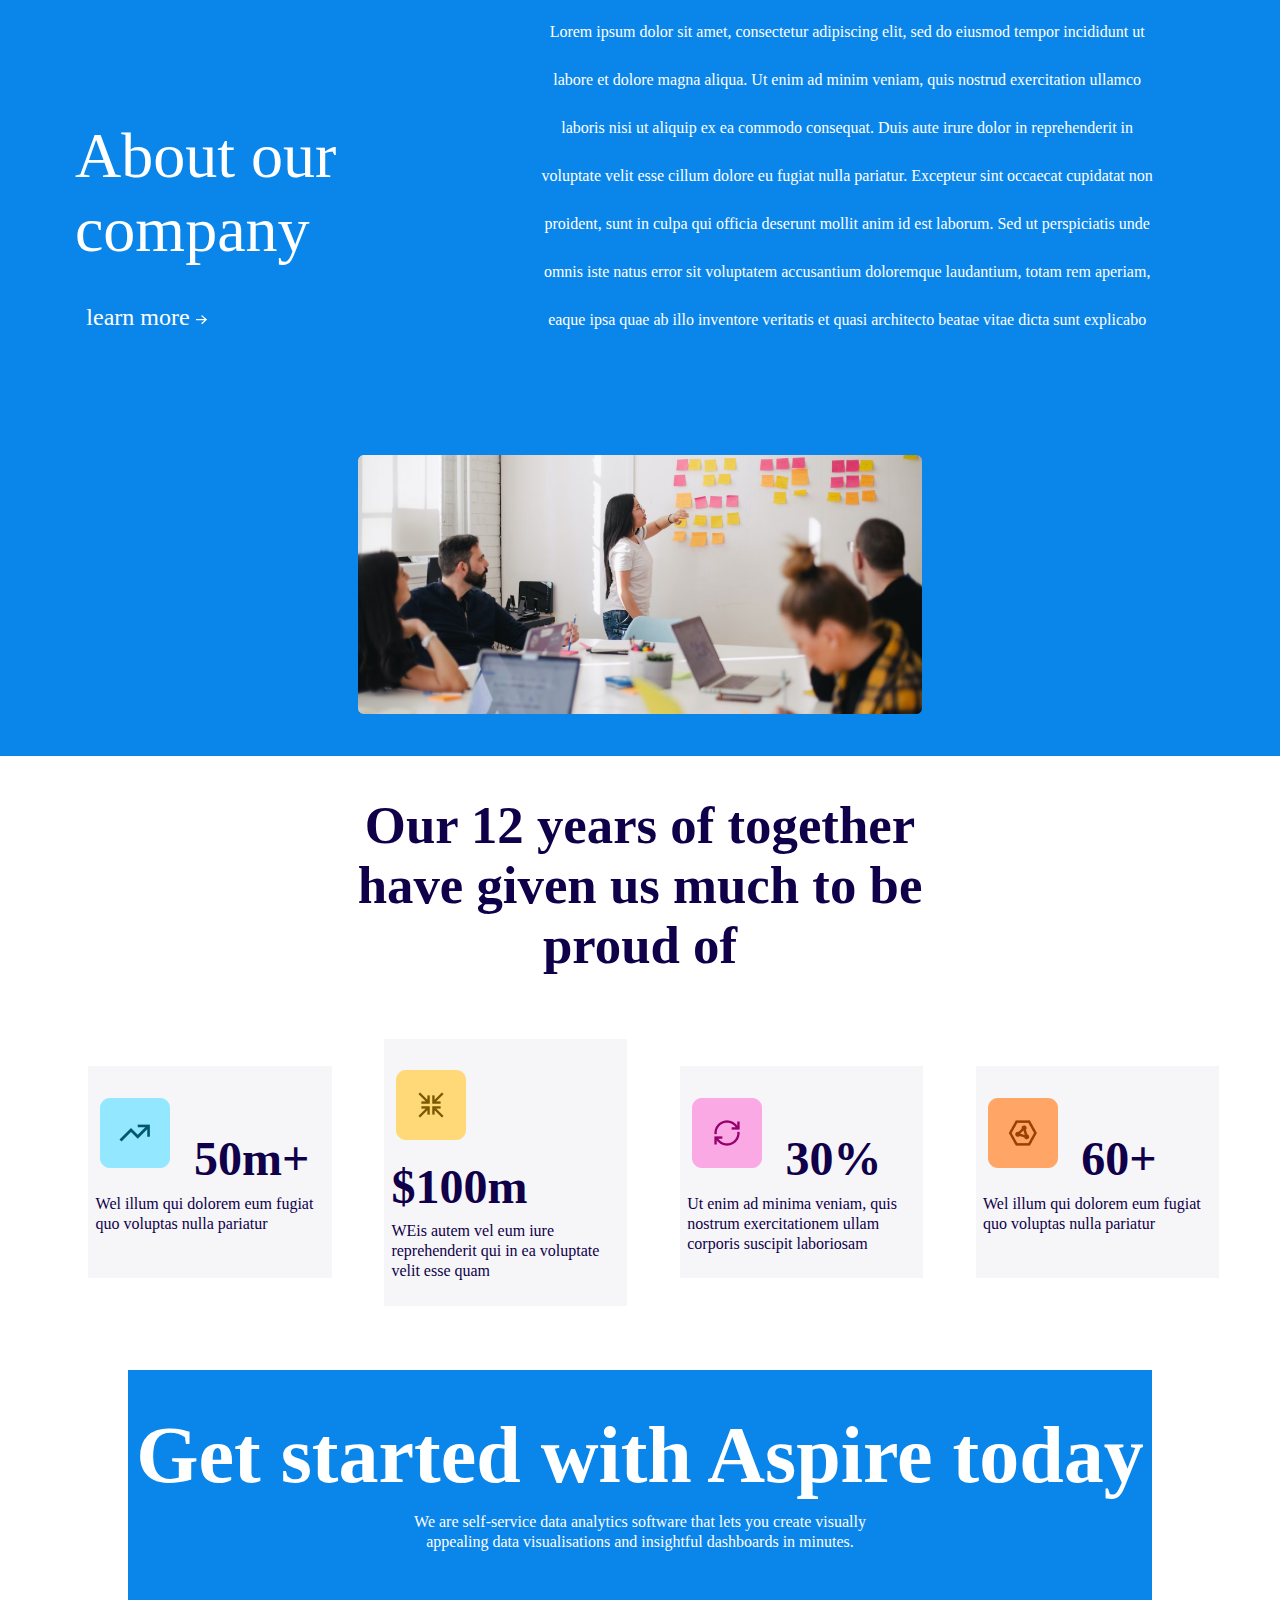
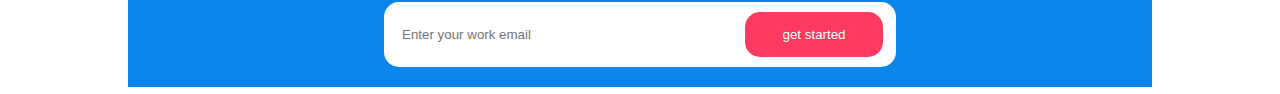
<file: task 3/index.html>
<!DOCTYPE html>
<html lang="en">
<head>
    <meta charset="UTF-8">
    <link rel="stylesheet" href="style.css">
    <meta name="viewport" content="width=device-width, initial-scale=1.0">
    <title>task 3</title>
</head>
<body>
    <div class="countainer witdh-full">
            <div class="text witdh-full">
                <div class="about inline-block">
            <p class="color-white">About our company</p>
            <a href="#" class="color-white inline-block"> learn more <img src="images/arrow.png" > </a>
        </div>
            <p class="color-white  descrption  inline-block witdh-50">Lorem ipsum dolor sit amet, consectetur adipiscing elit, sed do eiusmod tempor incididunt ut labore et dolore magna aliqua. Ut enim ad minim veniam, quis nostrud exercitation ullamco laboris nisi ut aliquip ex ea commodo consequat.
                Duis aute irure dolor in reprehenderit in voluptate velit esse cillum dolore eu fugiat nulla pariatur. Excepteur sint occaecat cupidatat non proident, sunt in culpa qui officia deserunt mollit anim id est laborum.
                
                Sed ut perspiciatis unde omnis iste natus error sit voluptatem accusantium doloremque laudantium, totam rem aperiam, eaque ipsa quae ab illo inventore veritatis et quasi architecto beatae vitae dicta sunt explicabo</p>
    </div>
        <div class="img witdh-50">
            <img src="images/back-ground.png" alt="back-ground" class="witdh-full">
        </div>
    </div>
    <div class="static color-white">
        <h3 class="witdh-50">Our 12 years of together have given us much to be proud of</h3>
        <div class="box-holder">
            <div class="box inline-block">
                <img src="images/Icon1.png" alt="icon">
                <span class="inline-block box-main-color box-font-3rem box-hevy-weight">50m+</span>
                <p class="box-main-color box-light-weight">Wel illum qui dolorem eum fugiat quo voluptas nulla pariatur</p>
            </div>
            <div class="box inline-block">
                <img src="images/Icon 2.png" alt="icon">
                <span class="inline-block box-main-color box-font-3rem box-hevy-weight">$100m</span>
                <p class="box-main-color box-light-weight">WEis autem vel eum iure reprehenderit qui in ea voluptate velit esse quam</p>
            </div>
            <div class="box inline-block">
                <img src="images/icon3.png" alt="icon">
                <span class="inline-block box-main-color box-font-3rem box-hevy-weight">30%</span>
                <p class="box-main-color box-light-weight">Ut enim ad minima veniam, quis nostrum exercitationem ullam corporis suscipit laboriosam</p>
            </div>
            <div class="box inline-block">
                <img src="images/Icon 4.png" alt="icon">
                <span class="inline-block box-main-color box-font-3rem box-hevy-weight">60+</span>
                <p class="box-main-color box-light-weight">Wel illum qui dolorem eum fugiat quo voluptas nulla pariatur</p>
            </div>
        </div>
    </div>
    <div class="last-sec">
        <h1 class="color-white">Get started with Aspire today</h1>
        <p class="color-white witdh-50">We are self-service data analytics software that lets you create visually appealing data visualisations and insightful dashboards in minutes.</p>
        <form action="#" class="inline-block border-red-15 witdh-50">
            <input class="inline-block" type="text" name="email" placeholder="Enter your work email">
            <button class="color-white inline-block border-red-15">get started</button>
        </form>
    </div>
</body>
</html>
</file>
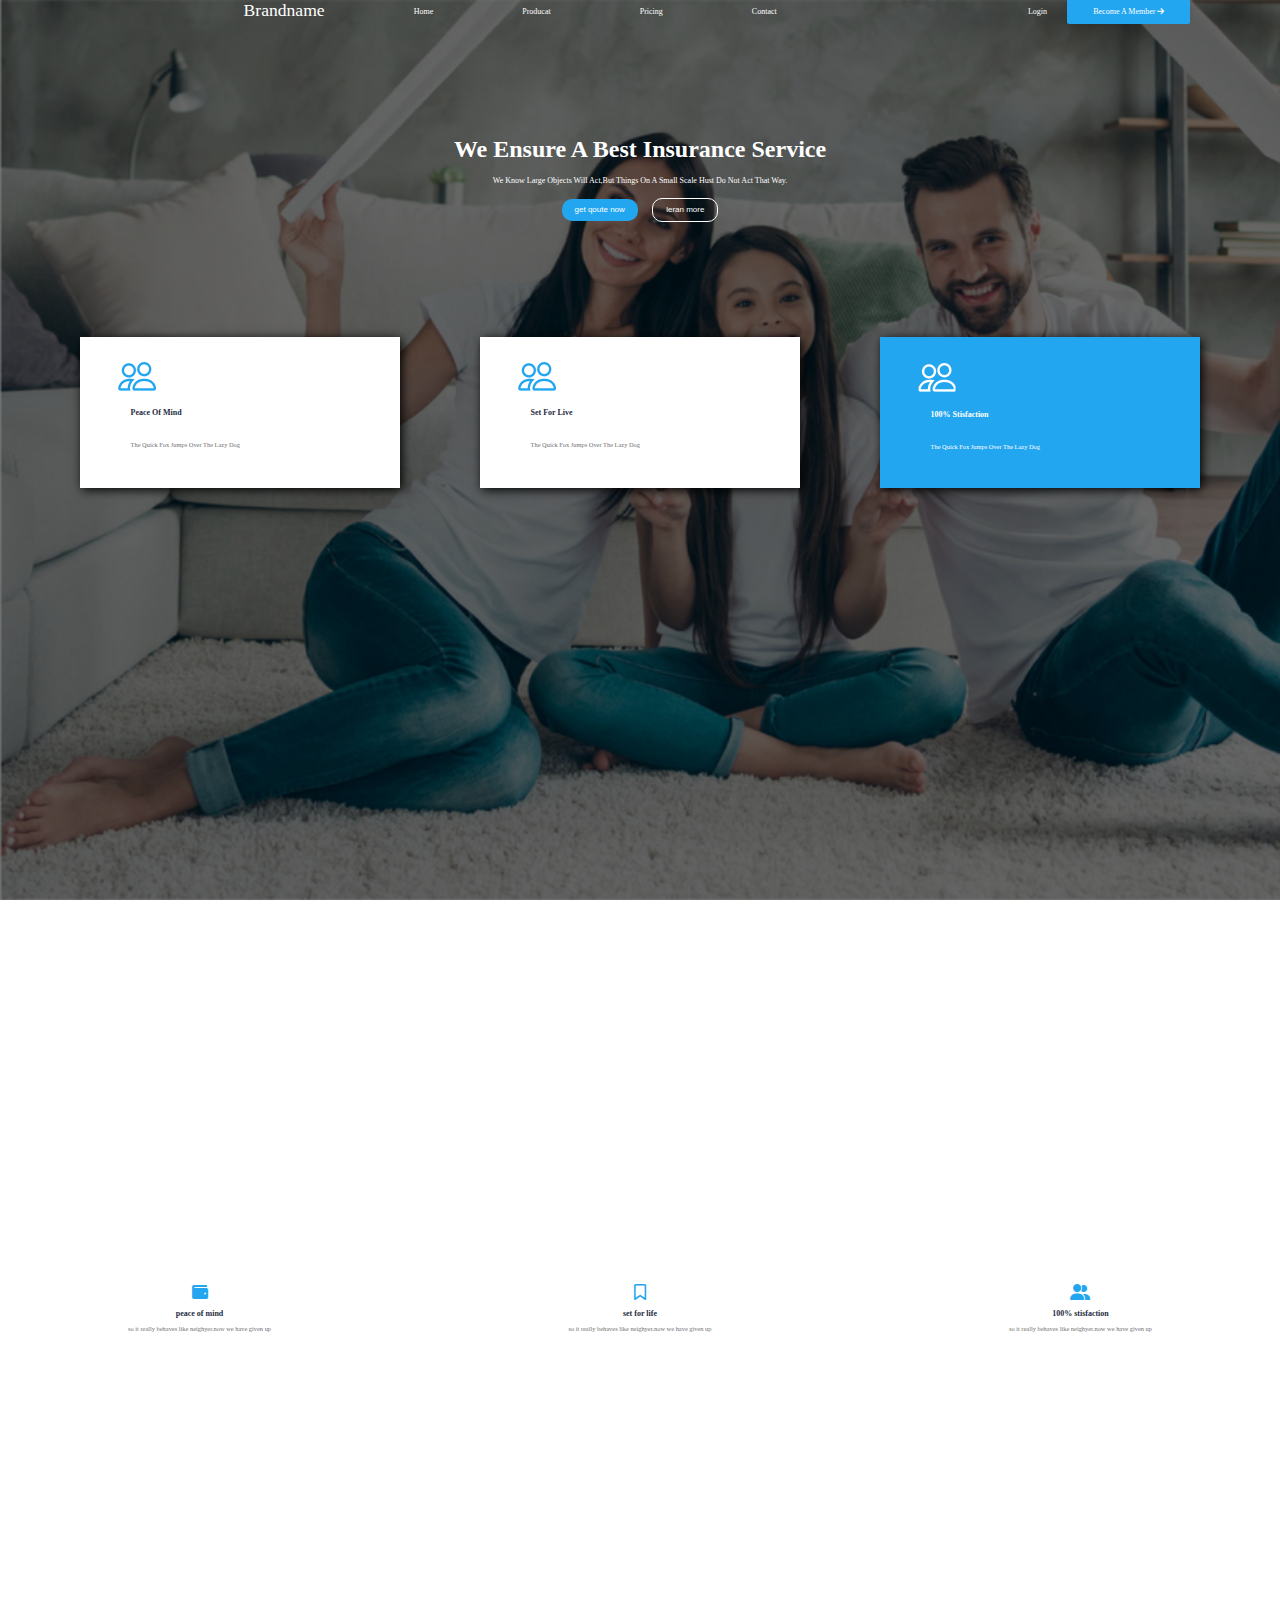
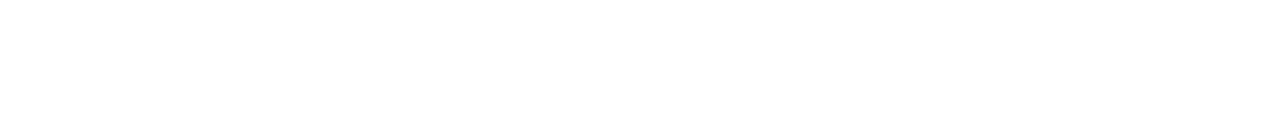
<file: task-4/index.html>
<!DOCTYPE html>
<html lang="en">
<head>
    <meta charset="UTF-8">
    <meta name="viewport" content="width=device-width, initial-scale=1.0">
    <link rel="stylesheet" href="css/all.min.css">
<link rel="stylesheet" href="css/all.css">
    <link rel="stylesheet" href="css/style.css">
    <title>medical</title>
</head>
<body>
        <!-- start header -->
        <header class="relative">
            <!-- layout -->
            <div class="layout"></div>
            <!-- start content -->
            <div class="content  color-white width-full text-cap absolute">
                <!-- start nav -->
                <nav class="flex space-between  ">
                    <!-- title -->
                    <p class="width-1x text-end font-full">brandname</p>
                    <!-- end title -->
                    <!-- nav links -->
                    <ul class="width-2x flex space-even">
                        <li><a href="#" class="font-half">home</a></li>
                        <li><a href="#" class="font-half">producat</a></li>
                        <li><a href="#" class="font-half">pricing</a></li>
                        <li><a href="#" class="font-half">contact</a></li>
                    </ul>
                    <!-- end nav links -->
                    <!-- start  log-in -->
                    <div class="width-1x  space-last-part-nav text-end">
                        <a href="#"class='font-half space-log-in'>login</a>
                        <a href="#"class='font-half main-btn main-background'>become a member  <i class="fa-solid fa-arrow-right"></i> </a>
                    </div>
                    <!-- start  log-in -->
                    </nav>
                    <!-- end nav -->
                    <!-- start text -->
                    <div class="text font-half text-center width-2x">
                        <h2 class="font-2rem">we ensure a best insurance service </h2>
                        <p class="font-half">we know large objects will act,but things on a 
                            small scale hust do not act that way.
                        </p>
                        <div>
                            <button class="small-pad color-white font-half btn-blue btn">get qoute now</button>
                            <button class="small-pad color-white font-half btn">leran more</button>
                        </div>
                    </div>
                    <!-- end text -->
                    <!-- start boxes -->
                    <div class="box-holder  width-full flex space-even relative">
                        <!-- box1 -->
                        <div class="box box-back-ground">
                            <img src="images/Vector.png" alt="icon">
                            <h3 class="font-half box-title-color pad-5-box ">peace of mind</h3>
                            <p class="font-half box-font-p pad-5-box box-p-color">the quick fox jumps over the lazy dog</p>
                    </div>
                    <!-- box2 -->
                    <div class="box box-back-ground">
                        <img src="images/Vector.png" alt="">
                        <h3 class="font-half box-title-color pad-5-box ">set for live</h3>
                        <p class="font-half box-font-p pad-5-box box-p-color">the quick fox jumps over the lazy dog</p>
                </div>
                <!-- box3 -->
                <div class="box  main-background color-white">
                    <img src="images/icn resize icn-md.png" alt="icon">
                    <h3 class="font-half  pad-5-box   ">100% stisfaction</h3>
                    <p class="font-half box-font-p pad-5-box">the quick fox jumps over the lazy dog</p>
            </div>
                    <!-- end boxes -->
            </div>
            <!-- end content -->
        </header>
        <!-- end header -->
         <section class="flex space-between">
            <div class="text-center">
                <i class="fa-solid fa-wallet box-icon-color"></i>
                <h3 class="font-half box-title-color padtop-box-2 ">peace of mind</h3>
                <p class="font-half box-font-p padtop-box-2 box-p-color">so it really behaves like neighyer.now we have given up</p>
            </div>
            <div class="text-center">
                <i class="fa-regular fa-bookmark  box-icon-color"></i>
                <h3 class="font-half box-title-color padtop-box-2 ">set for life</h3>
                <p class="font-half box-font-p padtop-box-2 box-p-color">so it really behaves like neighyer.now we have given up</p>
            </div>
            <div class="text-center">

                <i class="fa-solid fa-user-group box-icon-color"></i>
                <h3 class="font-half box-title-color padtop-box-2 ">100% stisfaction</h3>
                <p class="font-half box-font-p padtop-box-2 box-p-color">so it really behaves like neighyer.now we have given up</p>
            </div>
           
    
         </section>
</body>
</html>
</file>
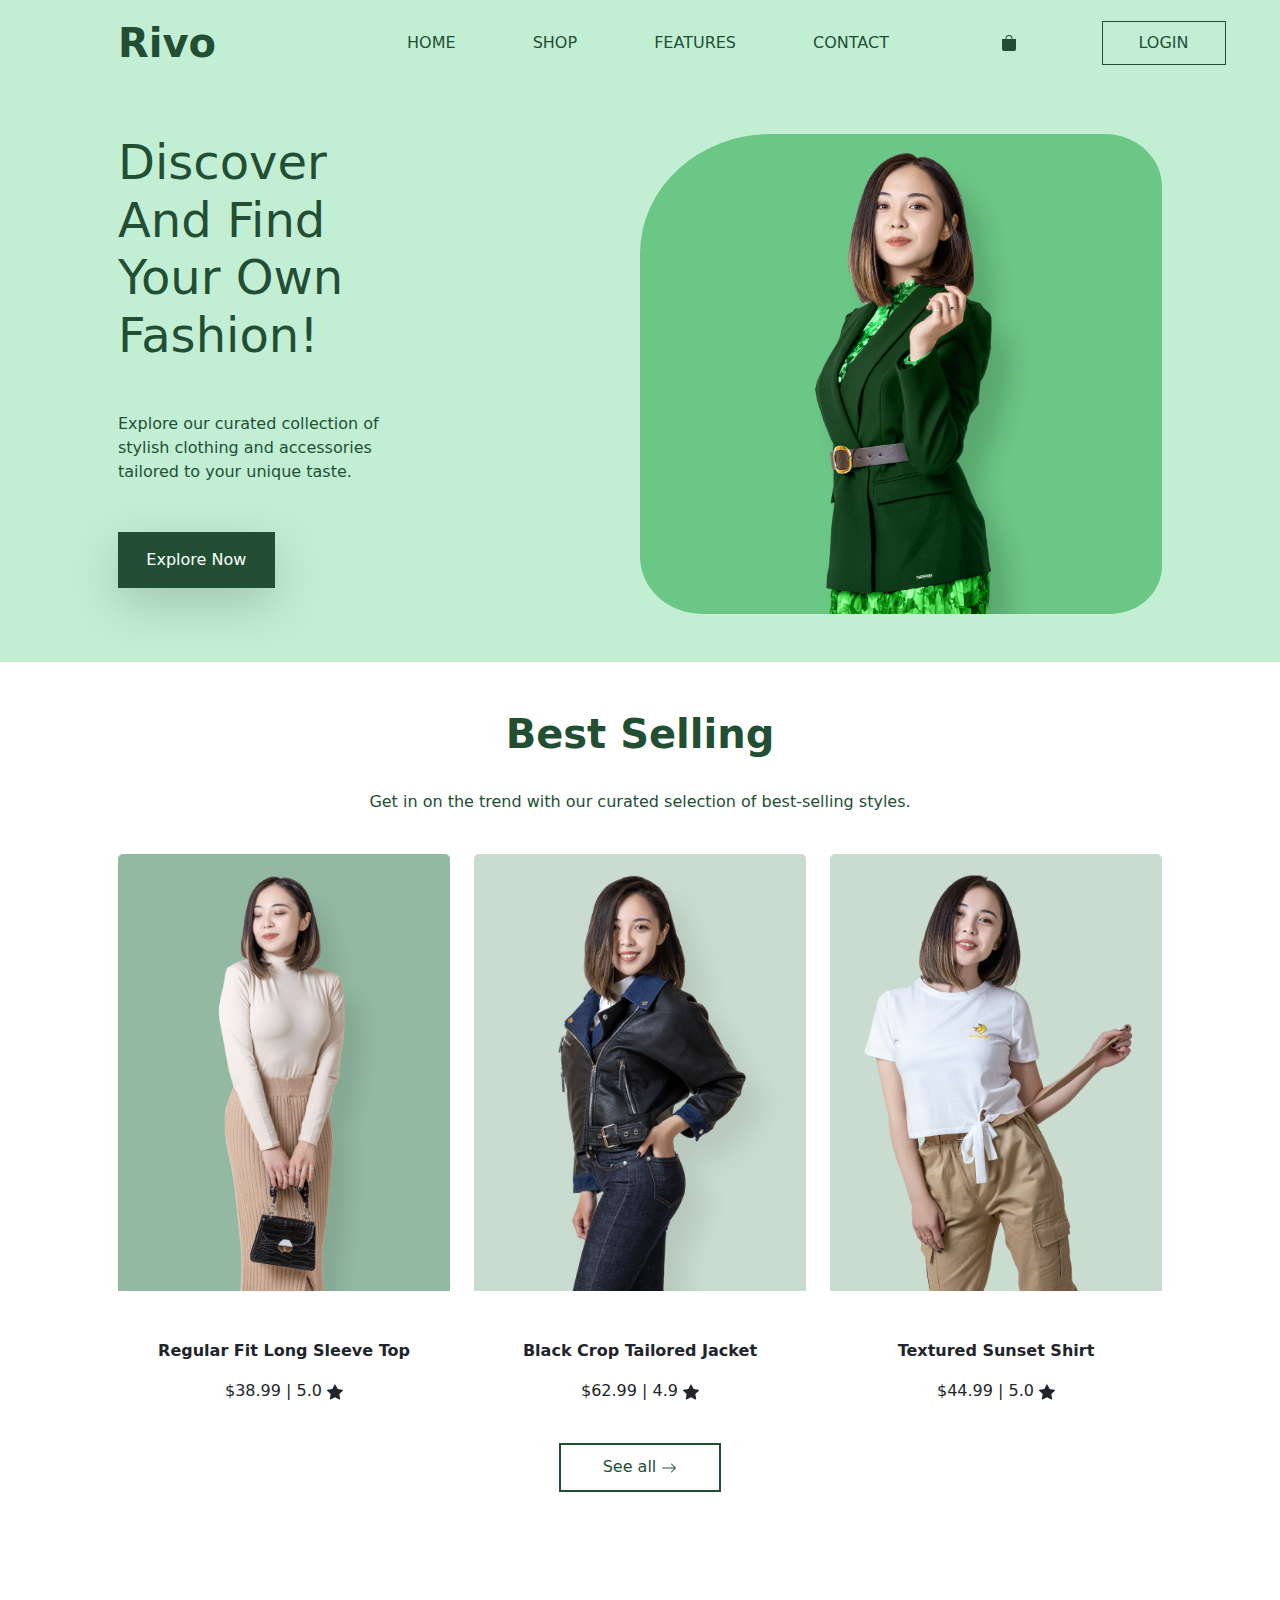
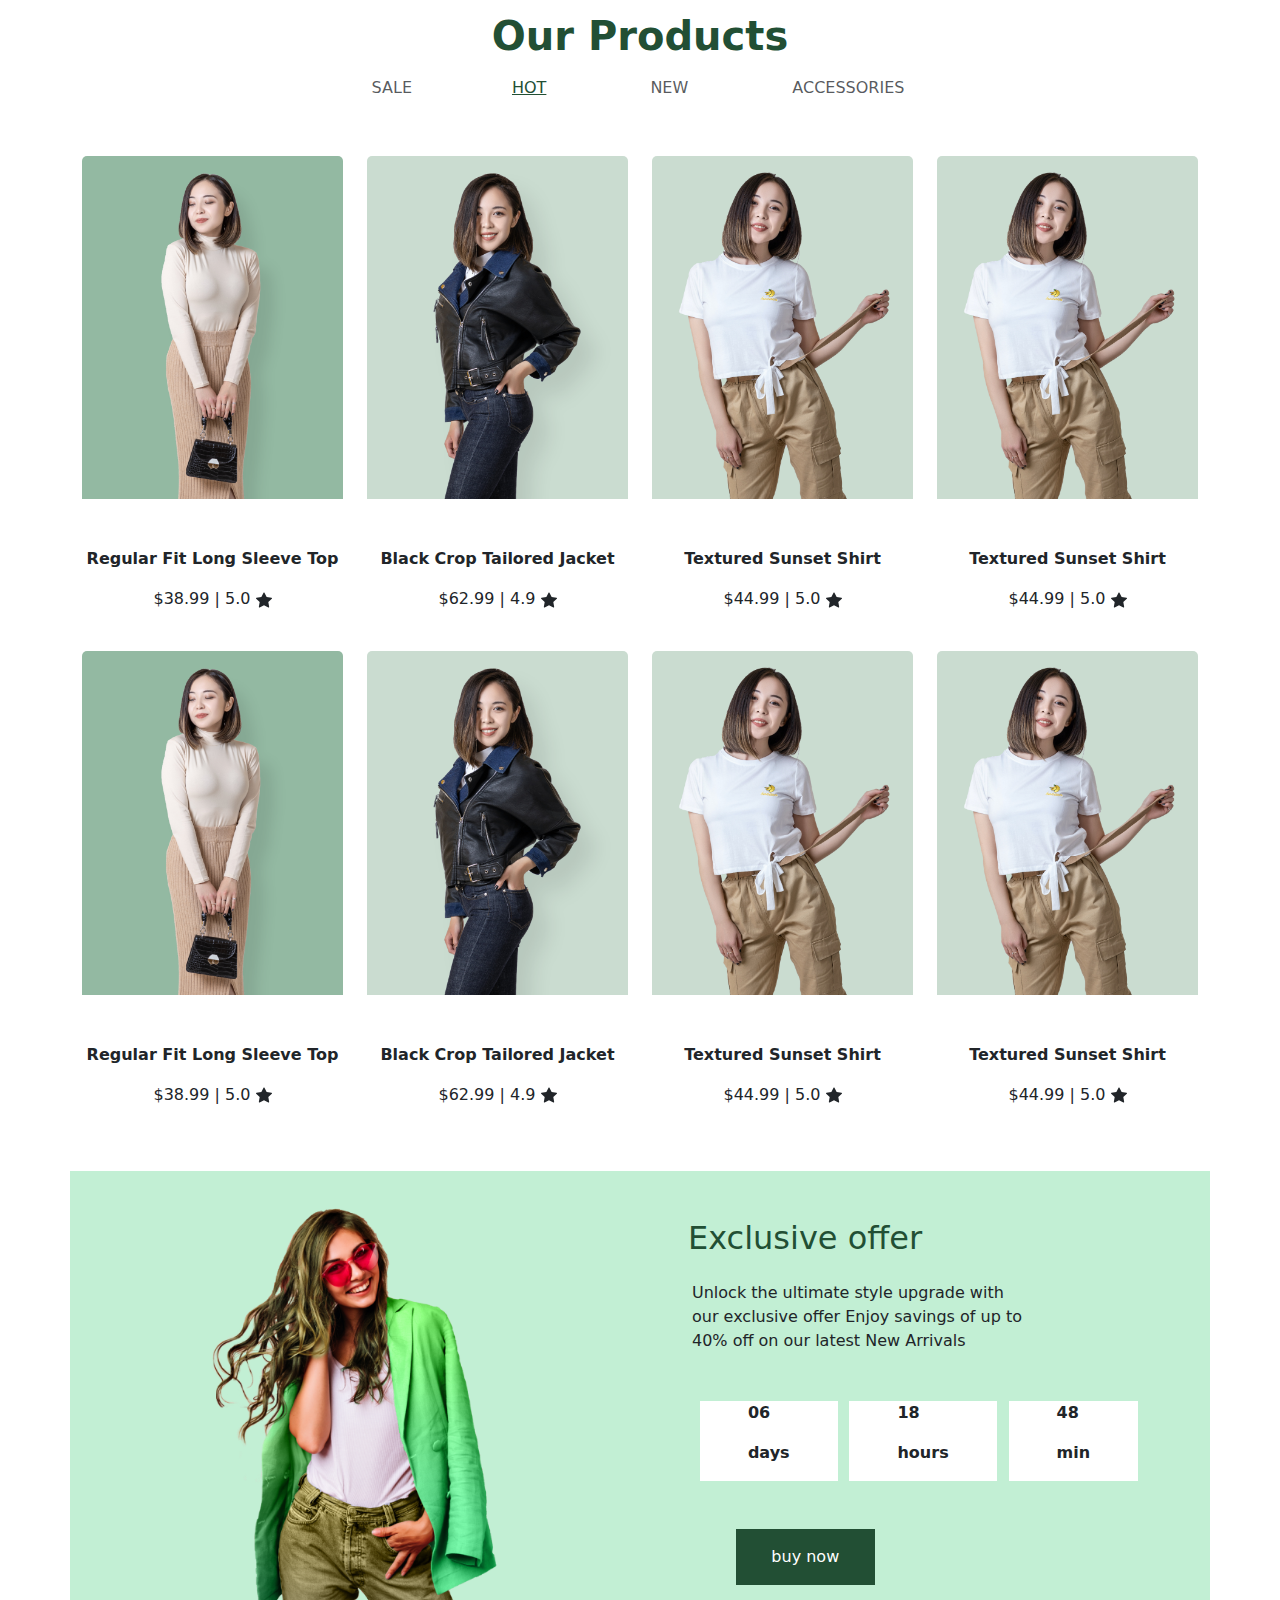
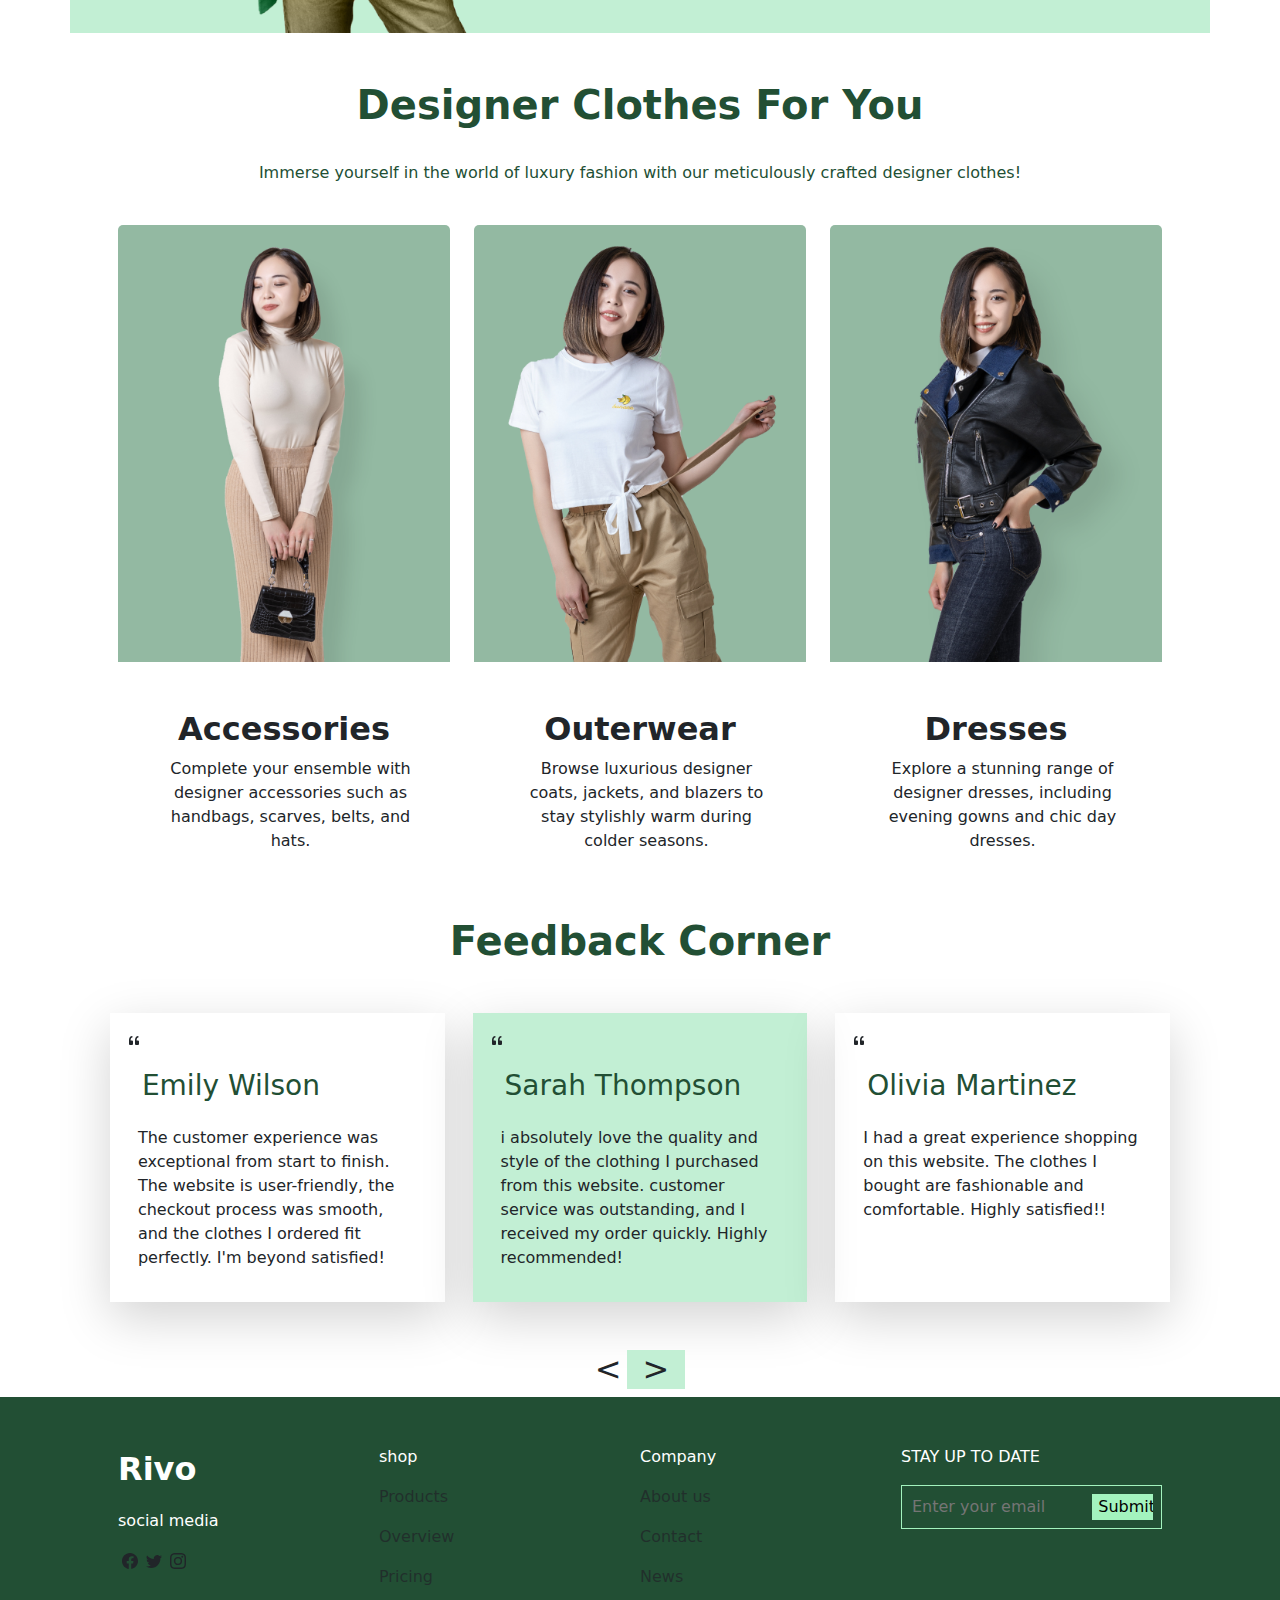
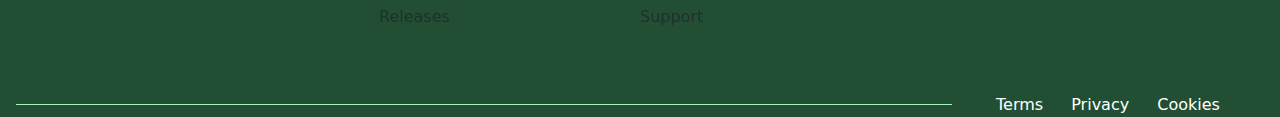
<file: task-five/index.html>
<!DOCTYPE html>
<html lang="en">
<head>
    <meta charset="UTF-8">
    <meta name="viewport" content="width=device-width, initial-scale=1.0">
    <link href="https://cdn.jsdelivr.net/npm/bootstrap@5.3.3/dist/css/bootstrap.min.css" rel="stylesheet" integrity="sha384-QWTKZyjpPEjISv5WaRU9OFeRpok6YctnYmDr5pNlyT2bRjXh0JMhjY6hW+ALEwIH" crossorigin="anonymous">
    <link rel="stylesheet" href="css/style.css">
    <title>fathion</title>
</head>
<body>
    <header class="secend-bg">
        <nav class="navbar navbar-expand-lg  justify-content-around ">
                <div class="container-fluid">
                <a class="navbar-brand w-25 text-center fs-1 fw-bold tex-main-color" href="#">Rivo</a>
                <button class="navbar-toggler" type="button" data-bs-toggle="collapse" data-bs-target="#navbarNav" aria-controls="navbarNav" aria-expanded="false" aria-label="Toggle navigation">
                    <span class="navbar-toggler-icon"></span>
                </button>
                <div class="collapse navbar-collapse  w-50" id="navbarNav">
                    <ul class="navbar-nav  w-100  d-flex  justify-content-evenly">
                    <li class="nav-item">
                        <a class="nav-link active text-uppercase tex-main-color" aria-current="page" href="#">Home</a>
                    </li>
                    <li class="nav-item">
                        <a class="nav-link active text-uppercase tex-main-color" aria-current="page" href="#">Shop</a>
                    </li>
                    <li class="nav-item">
                        <a class="nav-link active text-uppercase tex-main-color" aria-current="page" href="#">Features</a>
                    </li>
                    <li class="nav-item">
                        <a class="nav-link active text-uppercase tex-main-color" aria-current="page" href="#">Contact</a>
                    </li>
                    </ul>
                </div>
                <div  class="w-25 text-center  d-flex   justify-content-around ">
                    <a href="#" class="tex-main-color mt-3   "><svg xmlns="http://www.w3.org/2000/svg" width="16" height="16" fill="currentColor" class="bi bi-bag-fill" viewBox="0 0 16 16">
                        <path d="M8 1a2.5 2.5 0 0 1 2.5 2.5V4h-5v-.5A2.5 2.5 0 0 1 8 1m3.5 3v-.5a3.5 3.5 0 1 0-7 0V4H1v10a2 2 0 0 0 2 2h10a2 2 0 0 0 2-2V4z"/></svg></a>
                      <a href="#" class="tex-main-color text-none log-in-btn"> LOGIN</a>
                </div>
            </div>
            </nav>
            <section class="container p-5 d-flex justify-content-evenly">
                <div class="w-50">
                    <h2 class="text-3rem w-50 tex-main-color  text-capitalize">Discover and Find Your Own Fashion!</h2>
                    <p class="w-50 tex-main-color my-5">Explore our curated collection of stylish clothing and accessories tailored to your unique taste.</p>
                    <a href="#" class=" shadow-lg text-none text-white p-3 text-center d-inline-block main-bg  witdh-30 ">Explore Now</a>
                </div>
                <div class="w-50 hero-img">
                    <div class="hero">
                    </div>
                </div>
            </section>
    </header>
    <section class="container p-5">
            <h2 class="h1 tex-main-color text-center text-capitalize fw-bold">Best selling</h2> 
            <p class="tex-main-color text-center p-4"> Get in on the trend with our curated selection of best-selling styles.</p>
                <div class="row row-cols-1 row-cols-md-3 g-4">
                    <div class="col">
                    <div class="card h-100">
                        <img src="images/box1.png" class="card-img-top" alt="card" style="background-color: #93B9A2;">
                        <p class="text-center fw-bold mt-5">Regular Fit Long Sleeve Top</p>
                                <p class="text-center ">$38.99 | <span>5.0        <svg xmlns="http://www.w3.org/2000/svg" width="16" height="16" fill="currentColor" class="bi bi-star-fill" viewBox="0 0 16 16">
                                    <path d="M3.612 15.443c-.386.198-.824-.149-.746-.592l.83-4.73L.173 6.765c-.329-.314-.158-.888.283-.95l4.898-.696L7.538.792c.197-.39.73-.39.927 0l2.184 4.327 4.898.696c.441.062.612.636.282.95l-3.522 3.356.83 4.73c.078.443-.36.79-.746.592L8 13.187l-4.389 2.256z"/>
                                </svg></span>
                    </div>
                    </div>
                    <div class="col">
                    <div class="card h-100">
                        <img src="images/box2.png" class="card-img-top" alt="card" style="background-color: #CADCD0;">
                        <p class="text-center fw-bold mt-5">Black Crop Tailored Jacket</p>
                                <p class="text-center ">$62.99 | <span>4.9        <svg xmlns="http://www.w3.org/2000/svg" width="16" height="16" fill="currentColor" class="bi bi-star-fill" viewBox="0 0 16 16">
                                    <path d="M3.612 15.443c-.386.198-.824-.149-.746-.592l.83-4.73L.173 6.765c-.329-.314-.158-.888.283-.95l4.898-.696L7.538.792c.197-.39.73-.39.927 0l2.184 4.327 4.898.696c.441.062.612.636.282.95l-3.522 3.356.83 4.73c.078.443-.36.79-.746.592L8 13.187l-4.389 2.256z"/>
                                </svg></span>
                    </div>
                    </div> 
                    <div class="col">
                    <div class="card h-100">
                        <img src="images/box3.png" class="card-img-top" alt="card" style="background-color: #CADCD0;">
                        <p class="text-center fw-bold mt-5">Textured Sunset Shirt</p>
                                <p class="text-center ">$44.99 | <span>5.0        <svg xmlns="http://www.w3.org/2000/svg" width="16" height="16" fill="currentColor" class="bi bi-star-fill" viewBox="0 0 16 16">
                                    <path d="M3.612 15.443c-.386.198-.824-.149-.746-.592l.83-4.73L.173 6.765c-.329-.314-.158-.888.283-.95l4.898-.696L7.538.792c.197-.39.73-.39.927 0l2.184 4.327 4.898.696c.441.062.612.636.282.95l-3.522 3.356.83 4.73c.078.443-.36.79-.746.592L8 13.187l-4.389 2.256z"/>
                                </svg></span>
                    </div>
                        </div>
                    </div>
                    <div class="w-50 my-4 mx-auto text-center">
                        <a href="#" class="text-none tex-main-color btn-custom  d-inline-block">See all <svg xmlns="http://www.w3.org/2000/svg" width="16" height="16" fill="currentColor" class="bi bi-arrow-right" viewBox="0 0 16 16">
                            <path fill-rule="evenodd" d="M1 8a.5.5 0 0 1 .5-.5h11.793l-3.147-3.146a.5.5 0 0 1 .708-.708l4 4a.5.5 0 0 1 0 .708l-4 4a.5.5 0 0 1-.708-.708L13.293 8.5H1.5A.5.5 0 0 1 1 8"/>
                        </svg></a>

                    </div>
                </section>
                <section class="container">
                    <h2 class="h1 tex-main-color text-center text-capitalize fw-bold mt-5">our products</h2>
                    <nav style="--bs-breadcrumb-divider: '';" aria-label="breadcrumb">
                        <ol class="breadcrumb text-center d-flex justify-content-center p-2 mb-5">
                            <li class="breadcrumb-item active px-5 text-uppercase" aria-current="page">sale</li>
                            <li class="breadcrumb-item px-5  text-uppercase " ><a href="#" class="tex-main-color">hot</a></li>
                          <li class="breadcrumb-item active px-5  text-uppercase" aria-current="page">new</li>
                          <li class="breadcrumb-item active px-5  text-uppercase" aria-current="page">Accessories</li>
                        </ol>
                      </nav>
                      <div class="row row-cols-1 row-cols-md-3 g-4">
                        <div class="col w-25">
                        <div class="card h-100">
                            <img src="images/box1.png" class="card-img-top" alt="card" style="background-color: #93B9A2;">
                            <p class="text-center fw-bold mt-5">Regular Fit Long Sleeve Top</p>
                                    <p class="text-center ">$38.99 | <span>5.0        <svg xmlns="http://www.w3.org/2000/svg" width="16" height="16" fill="currentColor" class="bi bi-star-fill" viewBox="0 0 16 16">
                                        <path d="M3.612 15.443c-.386.198-.824-.149-.746-.592l.83-4.73L.173 6.765c-.329-.314-.158-.888.283-.95l4.898-.696L7.538.792c.197-.39.73-.39.927 0l2.184 4.327 4.898.696c.441.062.612.636.282.95l-3.522 3.356.83 4.73c.078.443-.36.79-.746.592L8 13.187l-4.389 2.256z"/>
                                    </svg></span>
                        </div>
                        </div>
                        <div class="col w-25">
                        <div class="card h-100">
                            <img src="images/box2.png" class="card-img-top" alt="card" style="background-color: #CADCD0;">
                            <p class="text-center fw-bold mt-5">Black Crop Tailored Jacket</p>
                                    <p class="text-center ">$62.99 | <span>4.9        <svg xmlns="http://www.w3.org/2000/svg" width="16" height="16" fill="currentColor" class="bi bi-star-fill" viewBox="0 0 16 16">
                                        <path d="M3.612 15.443c-.386.198-.824-.149-.746-.592l.83-4.73L.173 6.765c-.329-.314-.158-.888.283-.95l4.898-.696L7.538.792c.197-.39.73-.39.927 0l2.184 4.327 4.898.696c.441.062.612.636.282.95l-3.522 3.356.83 4.73c.078.443-.36.79-.746.592L8 13.187l-4.389 2.256z"/>
                                    </svg></span>
                        </div>
                        </div> 
                        <div class="col w-25">
                        <div class="card h-100">
                            <img src="images/box3.png" class="card-img-top" alt="card" style="background-color: #CADCD0;">
                            <p class="text-center fw-bold mt-5">Textured Sunset Shirt</p>
                                    <p class="text-center ">$44.99 | <span>5.0        <svg xmlns="http://www.w3.org/2000/svg" width="16" height="16" fill="currentColor" class="bi bi-star-fill" viewBox="0 0 16 16">
                                        <path d="M3.612 15.443c-.386.198-.824-.149-.746-.592l.83-4.73L.173 6.765c-.329-.314-.158-.888.283-.95l4.898-.696L7.538.792c.197-.39.73-.39.927 0l2.184 4.327 4.898.696c.441.062.612.636.282.95l-3.522 3.356.83 4.73c.078.443-.36.79-.746.592L8 13.187l-4.389 2.256z"/>
                                    </svg></span>
                        </div>
                            </div>
                        <div class="col w-25">
                        <div class="card h-100">
                            <img src="images/box3.png" class="card-img-top" alt="card" style="background-color: #CADCD0;">
                            <p class="text-center fw-bold mt-5">Textured Sunset Shirt</p>
                                    <p class="text-center ">$44.99 | <span>5.0        <svg xmlns="http://www.w3.org/2000/svg" width="16" height="16" fill="currentColor" class="bi bi-star-fill" viewBox="0 0 16 16">
                                        <path d="M3.612 15.443c-.386.198-.824-.149-.746-.592l.83-4.73L.173 6.765c-.329-.314-.158-.888.283-.95l4.898-.696L7.538.792c.197-.39.73-.39.927 0l2.184 4.327 4.898.696c.441.062.612.636.282.95l-3.522 3.356.83 4.73c.078.443-.36.79-.746.592L8 13.187l-4.389 2.256z"/>
                                    </svg></span>
                        </div>
                            </div>
                        <div class="col w-25">
                        <div class="card h-100">
                            <img src="images/box1.png" class="card-img-top" alt="card" style="background-color: #93B9A2;">
                            <p class="text-center fw-bold mt-5">Regular Fit Long Sleeve Top</p>
                                    <p class="text-center ">$38.99 | <span>5.0        <svg xmlns="http://www.w3.org/2000/svg" width="16" height="16" fill="currentColor" class="bi bi-star-fill" viewBox="0 0 16 16">
                                        <path d="M3.612 15.443c-.386.198-.824-.149-.746-.592l.83-4.73L.173 6.765c-.329-.314-.158-.888.283-.95l4.898-.696L7.538.792c.197-.39.73-.39.927 0l2.184 4.327 4.898.696c.441.062.612.636.282.95l-3.522 3.356.83 4.73c.078.443-.36.79-.746.592L8 13.187l-4.389 2.256z"/>
                                    </svg></span>
                        </div>
                        </div>
                        <div class="col w-25">
                        <div class="card h-100">
                            <img src="images/box2.png" class="card-img-top" alt="card" style="background-color: #CADCD0;">
                            <p class="text-center fw-bold mt-5">Black Crop Tailored Jacket</p>
                                    <p class="text-center ">$62.99 | <span>4.9        <svg xmlns="http://www.w3.org/2000/svg" width="16" height="16" fill="currentColor" class="bi bi-star-fill" viewBox="0 0 16 16">
                                        <path d="M3.612 15.443c-.386.198-.824-.149-.746-.592l.83-4.73L.173 6.765c-.329-.314-.158-.888.283-.95l4.898-.696L7.538.792c.197-.39.73-.39.927 0l2.184 4.327 4.898.696c.441.062.612.636.282.95l-3.522 3.356.83 4.73c.078.443-.36.79-.746.592L8 13.187l-4.389 2.256z"/>
                                    </svg></span>
                        </div>
                        </div> 
                        <div class="col w-25">
                        <div class="card h-100">
                            <img src="images/box3.png" class="card-img-top" alt="card" style="background-color: #CADCD0;">
                            <p class="text-center fw-bold mt-5">Textured Sunset Shirt</p>
                                    <p class="text-center ">$44.99 | <span>5.0        <svg xmlns="http://www.w3.org/2000/svg" width="16" height="16" fill="currentColor" class="bi bi-star-fill" viewBox="0 0 16 16">
                                        <path d="M3.612 15.443c-.386.198-.824-.149-.746-.592l.83-4.73L.173 6.765c-.329-.314-.158-.888.283-.95l4.898-.696L7.538.792c.197-.39.73-.39.927 0l2.184 4.327 4.898.696c.441.062.612.636.282.95l-3.522 3.356.83 4.73c.078.443-.36.79-.746.592L8 13.187l-4.389 2.256z"/>
                                    </svg></span>
                        </div>
                            </div>
                        <div class="col w-25">
                        <div class="card h-100">
                            <img src="images/box3.png" class="card-img-top" alt="card" style="background-color: #CADCD0;">
                            <p class="text-center fw-bold mt-5">Textured Sunset Shirt</p>
                                    <p class="text-center ">$44.99 | <span>5.0        <svg xmlns="http://www.w3.org/2000/svg" width="16" height="16" fill="currentColor" class="bi bi-star-fill" viewBox="0 0 16 16">
                                        <path d="M3.612 15.443c-.386.198-.824-.149-.746-.592l.83-4.73L.173 6.765c-.329-.314-.158-.888.283-.95l4.898-.696L7.538.792c.197-.39.73-.39.927 0l2.184 4.327 4.898.696c.441.062.612.636.282.95l-3.522 3.356.83 4.73c.078.443-.36.79-.746.592L8 13.187l-4.389 2.256z"/>
                                    </svg></span>
                        </div>
                            </div>
                        </div>
                </section>
                <section class="secend-bg container d-flex justify-content-evenly mt-5">
                    <div class="w-50 img-bg"></div>
                    <div class="w-50 p-5">
                        <h2 class="tex-main-color pb-3">Exclusive offer</h2>
                        <p class="w-75 mb-5 px-1">Unlock the ultimate style upgrade with our exclusive offer Enjoy savings of up to 40% off on our latest New Arrivals</p>
                        <div class="d-flex justify-content-evenly mb-5" >
                            <span class="box px-5 fw-bold"><p>06</p><p>days</p></span>
                            <span class="box px-5 fw-bold"><p>18</p><p>hours</p></span>
                            <span class="box px-5 fw-bold"><p>48</p><p>min</p></span>
                        </div>
                        <a href="#" class="text-white text-none p-3 text-center d-inline-block main-bg  witdh-30 mx-5">buy now</a>
                    </div>
                </section>
                <section class="container p-5">
                    <h2 class="h1 tex-main-color text-center text-capitalize fw-bold">Designer Clothes For You</h2> 
                    <p class="tex-main-color text-center p-4">Immerse yourself in the world of luxury fashion with our meticulously crafted designer clothes!</p>
                        <div class="row row-cols-1 row-cols-md-3 g-4">
                            <div class="col">
                            <div class="card h-100">
                                <img src="images/box1.png" class="card-img-top" alt="card" style="background-color: #93B9A2;">
                                <p class="text-center fw-bold mt-5 h2">Accessories</p>
                                        <p class="text-center mx-5 w-75  ">Complete your ensemble with designer accessories such as handbags, scarves, belts, and hats. </p>
                            </div>
                            </div>
                            <div class="col">
                            <div class="card h-100">
                                <img src="images/box3.png" class="card-img-top" alt="card" style="background-color: #93B9A2;">
                                <p class="text-center fw-bold mt-5 h2">Outerwear</p>
                                        <p class="text-center  mx-5  w-75 ">Browse luxurious designer coats, jackets, and blazers to stay stylishly warm during colder seasons.</p>
                            </div>
                            </div>
                            <div class="col">
                            <div class="card h-100">
                                <img src="images/box2.png" class="card-img-top" alt="card" style="background-color: #93B9A2;">
                                <p class="text-center fw-bold mt-5 h2">Dresses</p>
                                        <p class="text-center  mx-5  w-75 ">Explore a stunning range of designer dresses, including evening gowns and chic day dresses.</p>
                            </div>
                            </div>
                            </div>
                            </section>
                            <section class="container">
                                <h2 class="h1 tex-main-color text-center text-capitalize fw-bold mb-5">Feedback Corner</h2>
                                <div class="d-flex justify-content-evenly mt-5">
                                    <div class="witdh-30 shadow-lg  p-3">
                                        <svg xmlns="http://www.w3.org/2000/svg" width="16" height="16" fill="currentColor" class="bi bi-quote" viewBox="0 0 16 16">
                                            <path d="M12 12a1 1 0 0 0 1-1V8.558a1 1 0 0 0-1-1h-1.388q0-.527.062-1.054.093-.558.31-.992t.559-.683q.34-.279.868-.279V3q-.868 0-1.52.372a3.3 3.3 0 0 0-1.085.992 4.9 4.9 0 0 0-.62 1.458A7.7 7.7 0 0 0 9 7.558V11a1 1 0 0 0 1 1zm-6 0a1 1 0 0 0 1-1V8.558a1 1 0 0 0-1-1H4.612q0-.527.062-1.054.094-.558.31-.992.217-.434.559-.683.34-.279.868-.279V3q-.868 0-1.52.372a3.3 3.3 0 0 0-1.085.992 4.9 4.9 0 0 0-.62 1.458A7.7 7.7 0 0 0 3 7.558V11a1 1 0 0 0 1 1z"/>
                                          </svg>
                                          <h2 class="tex-main-color h3 p-3">Emily Wilson</h2>
                                          <p class="container ">The customer experience was exceptional from start to finish. The website is user-friendly, the checkout process was smooth, and the clothes I ordered fit perfectly. I'm beyond satisfied!</p>
                                    </div>
                                    <div class="witdh-30 shadow-lg secend-bg   p-3">
                                        <svg xmlns="http://www.w3.org/2000/svg" width="16" height="16" fill="currentColor" class="bi bi-quote" viewBox="0 0 16 16">
                                            <path d="M12 12a1 1 0 0 0 1-1V8.558a1 1 0 0 0-1-1h-1.388q0-.527.062-1.054.093-.558.31-.992t.559-.683q.34-.279.868-.279V3q-.868 0-1.52.372a3.3 3.3 0 0 0-1.085.992 4.9 4.9 0 0 0-.62 1.458A7.7 7.7 0 0 0 9 7.558V11a1 1 0 0 0 1 1zm-6 0a1 1 0 0 0 1-1V8.558a1 1 0 0 0-1-1H4.612q0-.527.062-1.054.094-.558.31-.992.217-.434.559-.683.34-.279.868-.279V3q-.868 0-1.52.372a3.3 3.3 0 0 0-1.085.992 4.9 4.9 0 0 0-.62 1.458A7.7 7.7 0 0 0 3 7.558V11a1 1 0 0 0 1 1z"/>
                                          </svg>
                                          <h2 class="tex-main-color h3 p-3">Sarah Thompson</h2>
                                          <p class="container ">i  absolutely love the quality and style of the clothing I purchased from this website. customer service was outstanding, and I received my order quickly. Highly recommended!</p>
                                    </div>
                                    <div class="witdh-30 shadow-lg   p-3">
                                        <svg xmlns="http://www.w3.org/2000/svg" width="16" height="16" fill="currentColor" class="bi bi-quote" viewBox="0 0 16 16">
                                            <path d="M12 12a1 1 0 0 0 1-1V8.558a1 1 0 0 0-1-1h-1.388q0-.527.062-1.054.093-.558.31-.992t.559-.683q.34-.279.868-.279V3q-.868 0-1.52.372a3.3 3.3 0 0 0-1.085.992 4.9 4.9 0 0 0-.62 1.458A7.7 7.7 0 0 0 9 7.558V11a1 1 0 0 0 1 1zm-6 0a1 1 0 0 0 1-1V8.558a1 1 0 0 0-1-1H4.612q0-.527.062-1.054.094-.558.31-.992.217-.434.559-.683.34-.279.868-.279V3q-.868 0-1.52.372a3.3 3.3 0 0 0-1.085.992 4.9 4.9 0 0 0-.62 1.458A7.7 7.7 0 0 0 3 7.558V11a1 1 0 0 0 1 1z"/>
                                          </svg>
                                          <h2 class="tex-main-color h3 p-3">Olivia Martinez</h2>
                                          <p class="container ">I had a great experience shopping on this website. The clothes I bought are fashionable and comfortable. Highly satisfied!!</p>
                                    </div>
                                </div>
                                <div class="mt-5 mx-auto text-center"><span class="h2"><</span> <span  class="h2 px-3  d-inline-block secend-bg">></span></div>
                                </section>
                                <footer class="main-bg">
                                    <div class="d-flex flex-column">
                                    <div class="container d-flex justify-content-evenly p-5">
                                        <div class="w-25">
                                        <p class="fs-2 text-white fw-bold ">Rivo</p>
                                        <p class="text-white">social media </p>
                                        <div class="d-flex">
                                        <div class="px-1">  <svg   xmlns="http://www.w3.org/2000/svg" width="16" height="16" fill="currentColor" class="bi bi-facebook" viewBox="0 0 16 16">
                                                <path d="M16 8.049c0-4.446-3.582-8.05-8-8.05C3.58 0-.002 3.603-.002 8.05c0 4.017 2.926 7.347 6.75 7.951v-5.625h-2.03V8.05H6.75V6.275c0-2.017 1.195-3.131 3.022-3.131.876 0 1.791.157 1.791.157v1.98h-1.009c-.993 0-1.303.621-1.303 1.258v1.51h2.218l-.354 2.326H9.25V16c3.824-.604 6.75-3.934 6.75-7.951"/>
                                            </svg></div>
                                            <div class="px-1">  <svg xmlns="http://www.w3.org/2000/svg" width="16" height="16" fill="currentColor" class="bi bi-twitter" viewBox="0 0 16 16">
                                                <path d="M5.026 15c6.038 0 9.341-5.003 9.341-9.334q.002-.211-.006-.422A6.7 6.7 0 0 0 16 3.542a6.7 6.7 0 0 1-1.889.518 3.3 3.3 0 0 0 1.447-1.817 6.5 6.5 0 0 1-2.087.793A3.286 3.286 0 0 0 7.875 6.03a9.32 9.32 0 0 1-6.767-3.429 3.29 3.29 0 0 0 1.018 4.382A3.3 3.3 0 0 1 .64 6.575v.045a3.29 3.29 0 0 0 2.632 3.218 3.2 3.2 0 0 1-.865.115 3 3 0 0 1-.614-.057 3.28 3.28 0 0 0 3.067 2.277A6.6 6.6 0 0 1 .78 13.58a6 6 0 0 1-.78-.045A9.34 9.34 0 0 0 5.026 15"/>
                                            </svg></div>
                                            <div class="px-1"><svg xmlns="http://www.w3.org/2000/svg" width="16" height="16" fill="currentColor" class="bi bi-instagram" viewBox="0 0 16 16">
                                                <path d="M8 0C5.829 0 5.556.01 4.703.048 3.85.088 3.269.222 2.76.42a3.9 3.9 0 0 0-1.417.923A3.9 3.9 0 0 0 .42 2.76C.222 3.268.087 3.85.048 4.7.01 5.555 0 5.827 0 8.001c0 2.172.01 2.444.048 3.297.04.852.174 1.433.372 1.942.205.526.478.972.923 1.417.444.445.89.719 1.416.923.51.198 1.09.333 1.942.372C5.555 15.99 5.827 16 8 16s2.444-.01 3.298-.048c.851-.04 1.434-.174 1.943-.372a3.9 3.9 0 0 0 1.416-.923c.445-.445.718-.891.923-1.417.197-.509.332-1.09.372-1.942C15.99 10.445 16 10.173 16 8s-.01-2.445-.048-3.299c-.04-.851-.175-1.433-.372-1.941a3.9 3.9 0 0 0-.923-1.417A3.9 3.9 0 0 0 13.24.42c-.51-.198-1.092-.333-1.943-.372C10.443.01 10.172 0 7.998 0zm-.717 1.442h.718c2.136 0 2.389.007 3.232.046.78.035 1.204.166 1.486.275.373.145.64.319.92.599s.453.546.598.92c.11.281.24.705.275 1.485.039.843.047 1.096.047 3.231s-.008 2.389-.047 3.232c-.035.78-.166 1.203-.275 1.485a2.5 2.5 0 0 1-.599.919c-.28.28-.546.453-.92.598-.28.11-.704.24-1.485.276-.843.038-1.096.047-3.232.047s-2.39-.009-3.233-.047c-.78-.036-1.203-.166-1.485-.276a2.5 2.5 0 0 1-.92-.598 2.5 2.5 0 0 1-.6-.92c-.109-.281-.24-.705-.275-1.485-.038-.843-.046-1.096-.046-3.233s.008-2.388.046-3.231c.036-.78.166-1.204.276-1.486.145-.373.319-.64.599-.92s.546-.453.92-.598c.282-.11.705-.24 1.485-.276.738-.034 1.024-.044 2.515-.045zm4.988 1.328a.96.96 0 1 0 0 1.92.96.96 0 0 0 0-1.92m-4.27 1.122a4.109 4.109 0 1 0 0 8.217 4.109 4.109 0 0 0 0-8.217m0 1.441a2.667 2.667 0 1 1 0 5.334 2.667 2.667 0 0 1 0-5.334"/>
                                            </svg></div>
                                        </div>
                                        </div>
                                        <div class="w-25">
                                        <a href="#" class="text-none text-muted"> <p class="text-white">shop</p></a>
                                        <a href="# " class="text-none text-muted" ><p>Products</p></a>
                                            <a href="#"class="text-none text-muted"> <p>Overview</p></a>
                                                <a href="#"class="text-none text-muted"> <p>Pricing</p></a>
                                                    <a href="#"class="text-none text-muted"> <p>Releases</p></a>
                                        </div>
                                        <div class="w-25">
                                        <a href="#" class="text-none text-muted"> <p class="text-white">Company</p></a>
                                        <a href="# " class="text-none text-muted" ><p>About us</p></a>
                                            <a href="#"class="text-none text-muted"> <p>Contact</p></a>
                                                <a href="#"class="text-none text-muted"> <p>News</p></a>
                                                    <a href="#"class="text-none text-muted"> <p>Support</p></a>
                                        </div>
                                        <form class="w-25" >
                                            <p class="text-white text-uppercase"> Stay up to date</p>
                                        <div class="input d-flex justify-content-evenly p-2"> <input type="email" placeholder="Enter your email" class="main-bg w-75"> <input type="submit" value="Submit" class="text-end w-25"></div>
                                        </form>
                                    </div>
                                    <div class="d-flex justify-content-evenly  align-items-center px-3">
                                        <div class="w-75 line"></div>
                                        <div class="w-25 px-3 d-flex justify-content-evenly">
                                            <a href="#" class="text-white text-none">Terms</a>
                                            <a href="#" class="text-white text-none">Privacy</a>
                                            <a href="#" class="text-white text-none">Cookies</a>
                                        </div>
                                    </div>
                                </div>
                                </footer>
    <script src="https://cdn.jsdelivr.net/npm/bootstrap@5.3.3/dist/js/bootstrap.bundle.min.js" integrity="sha384-YvpcrYf0tY3lHB60NNkmXc5s9fDVZLESaAA55NDzOxhy9GkcIdslK1eN7N6jIeHz" crossorigin="anonymous"></script>
</body>
</html>
</file>
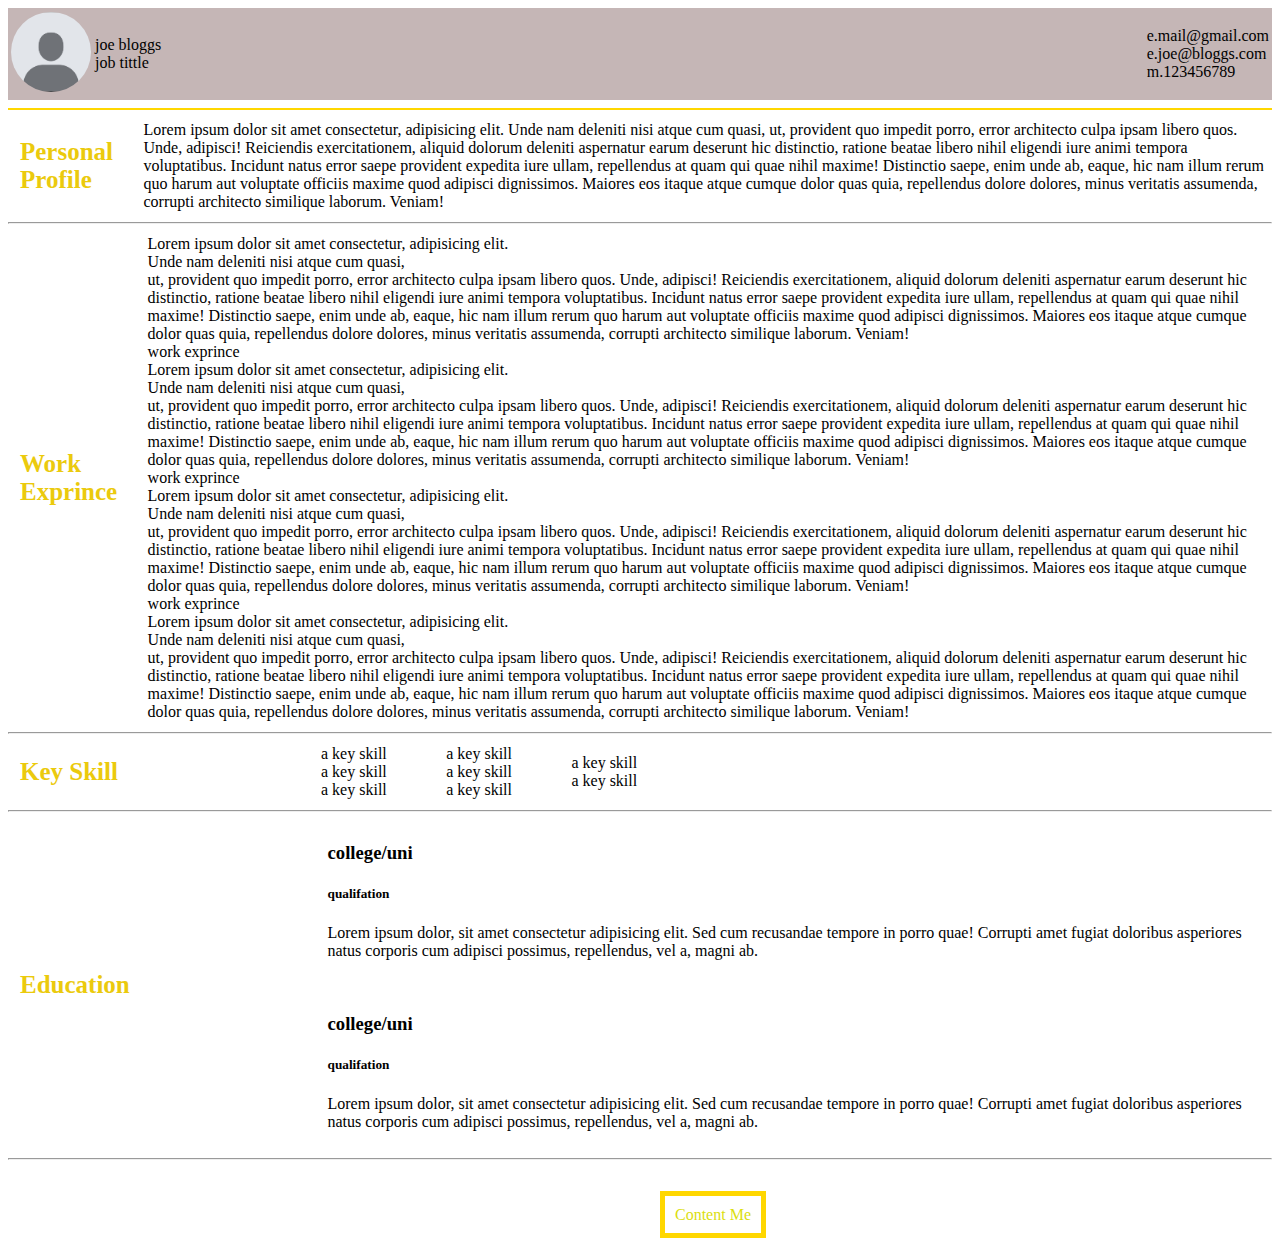
<file: task-One/index.html>
<!DOCTYPE html>
<html lang="en">
<head>
    <meta charset="UTF-8">
    <meta name="viewport" content="width=device-width, initial-scale=1.0">
    <link rel="stylesheet" href="css/style-cv.css">
    <title>cv</title>
</head>
<body>
    <table width="100%"  class="main-info">
        <tr>
            <td > <img src="images/profile.jpg" style="border-radius: 50%;" width="80px" height="80px"> </td>
            </td>
            <td width = 100% >joe bloggs<br> job tittle</td>
            <td ><p>e.mail@gmail.com <br>e.joe@bloggs.com<br> m.123456789</p></td>
        </tr>
  </table>
  <hr color="gold">
  <table>
        <tr>
            <td class="title-style">personal profile</td>
            <td>Lorem ipsum dolor sit amet consectetur, adipisicing elit. Unde nam deleniti nisi atque cum quasi, ut, provident quo impedit porro, error architecto culpa ipsam libero quos. Unde, adipisci! Reiciendis exercitationem, aliquid dolorum deleniti aspernatur earum deserunt hic distinctio, ratione beatae libero nihil eligendi iure animi tempora voluptatibus. Incidunt natus error saepe provident expedita iure ullam, repellendus at quam qui quae nihil maxime! Distinctio saepe, enim unde ab, eaque, hic nam illum rerum quo harum aut voluptate officiis maxime quod adipisci dignissimos. Maiores eos itaque atque cumque dolor quas quia, repellendus dolore dolores, minus veritatis assumenda, corrupti architecto similique laborum. Veniam!</td>
        </tr>
  </table>
  <hr>
  <table>
        <tr>
            <td class="title-style">work exprince</td>
            <td>Lorem ipsum dolor sit amet consectetur, adipisicing elit. <br>Unde nam deleniti nisi atque cum quasi,<br> ut, provident quo impedit porro, error architecto culpa ipsam libero quos. Unde, adipisci! Reiciendis exercitationem, aliquid dolorum deleniti aspernatur earum deserunt hic distinctio, ratione beatae libero nihil eligendi iure animi tempora voluptatibus. Incidunt natus error saepe provident expedita iure ullam, repellendus at quam qui quae nihil maxime! Distinctio saepe, enim unde ab, eaque, hic nam illum rerum quo harum aut voluptate officiis maxime quod adipisci dignissimos. Maiores eos itaque atque cumque dolor quas quia, repellendus dolore dolores, minus veritatis assumenda, corrupti architecto similique laborum. Veniam!
            <br> work exprince <br> Lorem ipsum dolor sit amet consectetur, adipisicing elit. <br>Unde nam deleniti nisi atque cum quasi,<br> ut, provident quo impedit porro, error architecto culpa ipsam libero quos. Unde, adipisci! Reiciendis exercitationem, aliquid dolorum deleniti aspernatur earum deserunt hic distinctio, ratione beatae libero nihil eligendi iure animi tempora voluptatibus. Incidunt natus error saepe provident expedita iure ullam, repellendus at quam qui quae nihil maxime! Distinctio saepe, enim unde ab, eaque, hic nam illum rerum quo harum aut voluptate officiis maxime quod adipisci dignissimos. Maiores eos itaque atque cumque dolor quas quia, repellendus dolore dolores, minus veritatis assumenda, corrupti architecto similique laborum. Veniam!
            <br> work exprince <br> Lorem ipsum dolor sit amet consectetur, adipisicing elit. <br>Unde nam deleniti nisi atque cum quasi,<br> ut, provident quo impedit porro, error architecto culpa ipsam libero quos. Unde, adipisci! Reiciendis exercitationem, aliquid dolorum deleniti aspernatur earum deserunt hic distinctio, ratione beatae libero nihil eligendi iure animi tempora voluptatibus. Incidunt natus error saepe provident expedita iure ullam, repellendus at quam qui quae nihil maxime! Distinctio saepe, enim unde ab, eaque, hic nam illum rerum quo harum aut voluptate officiis maxime quod adipisci dignissimos. Maiores eos itaque atque cumque dolor quas quia, repellendus dolore dolores, minus veritatis assumenda, corrupti architecto similique laborum. Veniam!
            <br> work exprince <br> Lorem ipsum dolor sit amet consectetur, adipisicing elit. <br>Unde nam deleniti nisi atque cum quasi,<br> ut, provident quo impedit porro, error architecto culpa ipsam libero quos. Unde, adipisci! Reiciendis exercitationem, aliquid dolorum deleniti aspernatur earum deserunt hic distinctio, ratione beatae libero nihil eligendi iure animi tempora voluptatibus. Incidunt natus error saepe provident expedita iure ullam, repellendus at quam qui quae nihil maxime! Distinctio saepe, enim unde ab, eaque, hic nam illum rerum quo harum aut voluptate officiis maxime quod adipisci dignissimos. Maiores eos itaque atque cumque dolor quas quia, repellendus dolore dolores, minus veritatis assumenda, corrupti architecto similique laborum. Veniam!
            </td>
        </tr>
  </table>
<hr>
<table witdh="100%">
    <tr>
        <td width="25%" class="title-style">key skill</td>
        <td width="10%">a key skill <br> a key skill <br> a key skill</td>
        <td width="10%">a key skill <br> a key skill <br> a key skill</td>
        <td width="10%">a key skill <br> a key skill</td>
    </tr>
</table>
<hr>
<table>
    <tr>
        <td width="25%" class="title-style">education</td>
        <td> <h3>college/uni</h3><h5>qualifation</h5> <p>Lorem ipsum dolor, sit amet consectetur adipisicing elit. Sed cum recusandae tempore in porro quae! Corrupti amet fugiat doloribus asperiores natus corporis cum adipisci possimus, repellendus, vel a, magni ab.</p> <br> <h3>college/uni</h3><h5>qualifation</h5> <p>Lorem ipsum dolor, sit amet consectetur adipisicing elit. Sed cum recusandae tempore in porro quae! Corrupti amet fugiat doloribus asperiores natus corporis cum adipisci possimus, repellendus, vel a, magni ab.</p> </td>
    </tr>
</table>
<hr><br>
   <button class="btn-form"><a href="form.html">content me</a></button>

</html>
</file>
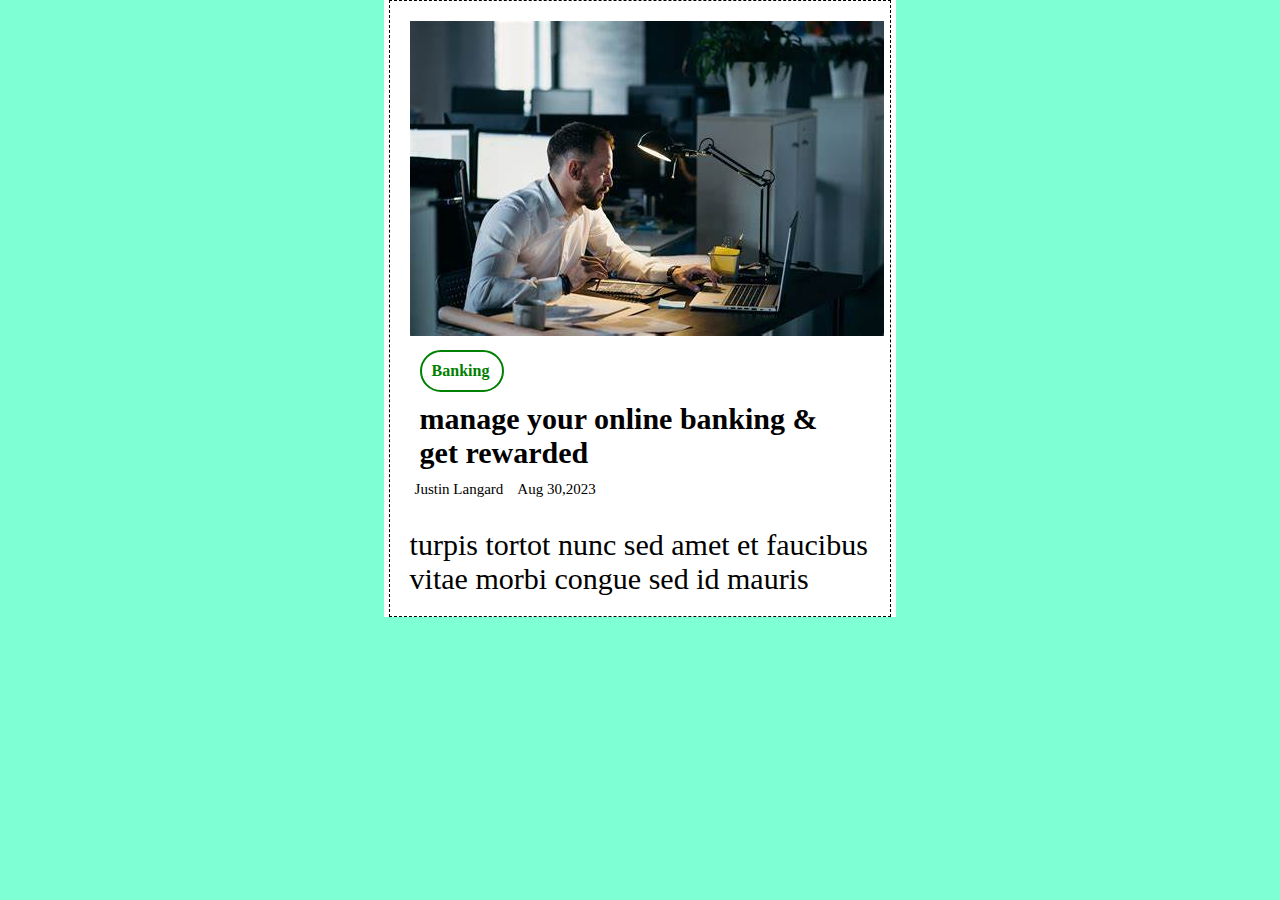
<file: task-two/index.html>
<!DOCTYPE html>
<html lang="en">
<head>
    <meta charset="UTF-8">
    <meta name="viewport" content="width=device-width, initial-scale=1.0">
    <title>Document</title>
    <link rel="stylesheet" href="style.css">
</head>
<body>
    <section class="margin-auto height-auto">
        <div class="card margin-auto height-auto">
            <div class="img">
                <img src="work.jpeg" alt="">
            </div>
            <p class="field text-transform-cap font-bold">banking</p>
            <div class="text">
                <p class="title font-size-30  font-bold" >manage your online banking & get rewarded</p>
                <div class="details">
                    <span class="text-transform-cap">justin langard</span>
                    <span class="text-transform-cap">aug 30,2023</span>
                    <div class="end">
                    
                        <p class="font-size-30">turpis tortot nunc sed amet et faucibus vitae morbi congue sed id mauris</p>
                    </div>
                </div>
            </div>
        </div>
    </section>
</body>
</html>
</file>
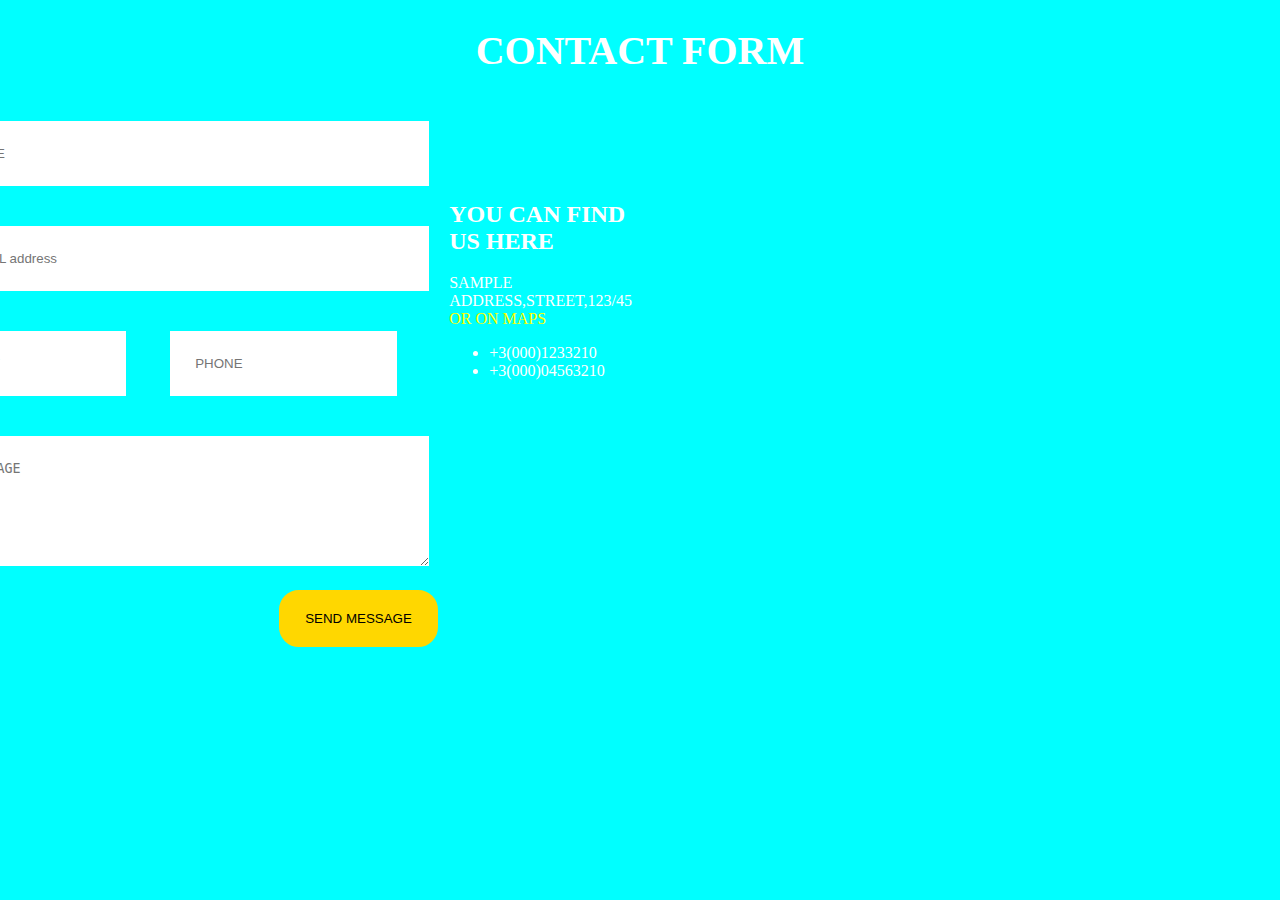
<file: task-One/form.html>
<!DOCTYPE html>
<html lang="en">
<head>
    <link rel="stylesheet" href="css/style-form.css">
    <meta charset="UTF-8">
    <meta name="viewport" content="width=device-width, initial-scale=1.0">
    <title>form</title>
</head>
<body>
<!-- h1  welcome text-->
 <h1 class="color-white text-uprcase">contact form</h1>
 <!-- big countainer -->
  <div class="countainer">
    <!-- text div to right -->
     <div class="text">
        <h2 class="color-white text-uprcase">you can find us here</h2>
        <p class="color-white text-uprcase">sample address,street,123/45 <br><span class="color-yellow text-uprcase">or on maps</span></p>

        <ul>
            <li class="color-white">+3(000)1233210</li>
            <li class="color-white">+3(000)04563210</li>
        </ul>
     </div>
     <!-- form to left -->
      <form action="">
        <div class="name"><input class="input-width input-default" type="text" placeholder="YOUR NAME" name="name"></div>
        <div class="mail"><input class="input-width input-default" type="email" placeholder="YOUR EMAIL address" name="email"></div>
        <div class="company">
            <input type="text" class="input-default"  name="company"  placeholder="COMPANNY">
            <input type="text" class="input-default" name="phone"  placeholder="PHONE">
        </div>
        <div class="your-mssg">
<textarea name="mssg"  placeholder="YOUR MESSAGE"  class="input-default input-width texr-era"></textarea>
        </div>
        <input type="submit" class="submit text-uprcase" value="send message">
      </form>
  </div>
</body>
</html>
</file>
<file: task 3/style.css>
*{
    box-sizing: border-box;
    margin:0 ;
    padding: 0;
}
/* clean */
.inline-block{
    display: inline-block;
 }
 .border-red-15{
     border-radius: 15px;
 }
.color-white{
    color: #FFFFFF;
}
.witdh-50{
    width: 50%;
}
.witdh-full{
    width: 100%;
}
.box-main-color{
    color: #0F0049;
}
.box-font-3rem{
    font-size: 3rem;
}
.box-light-weight{
    font-weight: 200;   
}
.box-hevy-weight{
    font-weight: 900;
}
.countainer{
    background-color: #0A85EA;
}
.text{
 padding: 0.4%;
}
.text .about{
    width: 40%;
    padding: 5%;
    margin: 0.5%;
    font-size: 4rem;
}
.text .about a{
  padding: 3%;
  font-size: 1.5rem;
  text-decoration: none;
}
.text .descrption{
   line-height:3rem;
   text-align: center;
   margin: 0.2% auto;
}
.countainer .img {
  margin: 0 auto 3% auto;
 padding: 3%;
}
.static h3 {
    color: #0F0049;
    margin: 0.5% auto;
    text-align: center; 
    font-size: 3.3rem;
}
.static .box-holder {
    margin: 5% 5%;
    width: 95%;
}
.static .box-holder .box {
    background-color: #F6F5F8;
    width: 20%;
   
    vertical-align: middle;
    padding: 2% 0;
    margin: 0 2%;
}
.static .box-holder img {
    background-color: #F6F5F8;
    padding: 3% 5%;
}
.static .box-holder span {
  padding: 3% 3%;
}
.static .box-holder p{
 
   line-height: 20px;
   height: 60px;
   overflow: hidden;
   padding: 0 3%;
}
.last-sec{
    background-color: #0A85EA;
    width: 80%;
    margin: 0.5% auto ;
    text-align: center;
}
.last-sec h1 {
    font-size: 5rem;
    padding: 4% 0 0 0;
}
.last-sec p{
    padding: 1% 0 2% 0;
    line-height: 20px;
    height: 80px;
    margin: 0 auto;
    overflow: hidden;
}
.last-sec form{
    margin: 2% 0;
    padding: 1% 1%;
    background-color: white;
}
.last-sec form input{
    border: none;
    width: 70%;
    padding: 2% 1%;
}
.last-sec form button {
    text-align: center;
    outline: none;
    width: 28%;
    color: white;
    background-color: #FF3A61;
    padding: 3% 0;
    border: none;
}
</file>
<file: task-five/css/style.css>
:root{--main-color:#224F34}
.text-none{text-decoration: none;}
.tex-main-color{color: var(--main-color) !important;}
.main-bg{background-color: var(--main-color)!important;}
.log-in-btn{border: 1px solid var(--main-color);padding: 3% 0%;  width: 40%;}
.mt-3 {margin-top: 3% !important;}
.secend-bg{background-color: #C2EFD4;}
.hero{background-image: url(../images/hero.png);  height: 30rem;background-size: contain;background-repeat: no-repeat;background-position: center;}
.hero-img{ background-color: #6BC785;border-top-left-radius: 25%;border-top-right-radius: 11%;border-bottom-right-radius: 10%;  border-bottom-left-radius: 12%;height: 30rem;}
.text-3rem{font-size: 3rem;}
.witdh-30{width: 30%;}
.card-img-top,.card{border: none!important;}
.btn-custom{padding: 2% 8%; border: 2px solid var(--main-color);}
.img-bg{background-image: url(../images/back-ground.png); background-repeat: no-repeat; background-size: contain; background-position: center;}
.box{background-color: white;}
.input{border: 1px solid #A3F3BE;}
input{border: none;}
input[type=submit]{background-color: #A3F3BE;}
.line{height: 1px ; background-color: #A3F3BE;}
</file>
<file: task-One/css/style-cv.css>
.title-style{
    color: rgb(235, 202, 13);
    font-weight: bold;
    padding: 10px;
    font-size: 25px;
    margin: 5px;
    text-transform: capitalize;
}
.main-info{
    background-color:#c5b6b6;
}
.btn-form{
    all: unset;
   position: relative;
   left: 50%;
   padding: 20px;
   cursor: pointer;
  
}
.btn-form a{
    text-decoration: none;
    color: #dbde0f;
    padding: 10px;
    text-transform: capitalize;
    border: 5px solid gold;
}
</file>
<file: task-One/css/style-form.css>
/* body in blue */
body{
    background-color: aqua;
}
/* welcome massg */
h1{
    text-align: center;
    font-weight: bold;
    font-size: 40px;
}
/* postion both sides */
.countainer{
    display: flex;
    flex-direction: row-reverse;
    justify-content: space-between;
}
.color-white{
    color: white;
}
.color-yellow{
color: yellow;
}
.text-uprcase{
    text-transform: uppercase;
}
.input-width{
    width: 30rem;
}

.input-default{
    padding: 25px;
    margin: 20px;
    border: none;
}
.texr-era{
height: 5rem;
}
.submit{
    border: 20px solid gold;
    color: black;
    background-color: gold;
    border-radius: 20px;
    margin-left:25rem;
    cursor: pointer;
}
.text{
    margin-top: 5rem;
    margin-right: 40rem;
}
</file>
<file: task-4/css/style.css>
/*  start reset */
*{margin: 0; padding: 0; box-sizing: border-box;}
a{text-decoration: none; color: white;}
li{list-style: none;}
/*  end  reset */
/*  start gloabl style */
.color-white{color: white;}
.main-background{ background-color: rgba(35, 166, 240, 1);}
.text-cap{text-transform: capitalize;}
.text-center{text-align: center;}
.text-end{text-align: end;}
.font-half{font-size: 0.5rem;}
.font-full{font-size: 1.1rem;}
.font-2rem{font-size: 1.5rem; font-weight: bold;}
.btn{border: none;background-color: transparent;border: 0.5px solid rgba(255, 255, 255, 1);border-radius: 10px;padding: 2% 3%;margin: 0 1%;}
.btn-blue{background-color: rgba(35, 166, 240, 1) !important; border: none !important;}
/* start position / displays / */
.flex{display: flex;}
.relative{position: relative;}
.absolute{position: absolute;}
.space-between{justify-content: space-between;}
.space-even{justify-content: space-evenly;;}
/*  end  */
/* start spacing */
.width-full{width: 100%;}
.width-1x{width: 30%;}
.width-2x{width: 50%;}
.pad-5-box{padding: 5%;}
.small-pad{padding: 1% 2%;}
/* end spacing */
/*  end gloabl style */
/* start header */
header{background-image: url(../images/cover.png);height: 100vh; background-size: cover; background-repeat: repeat;}
/*  overlay */
.layout{width: 100%;height: 100%;background-color: black;  opacity: 0.5;}
/*  content */
.content{ top: 0; left: 0;}
/*  nav and button */
.space-log-in{padding-right:5%;}
.space-last-part-nav{margin-right: 7%;}
.main-btn{padding: 2.5% 8%;border-radius: 2px;}
/*  text */
.text{margin: 9% auto;}
.text p{margin: 2% auto ; width: 65%;}
/* hero-boxes */
.box-holder{top: 0;}
.box{width: 25%;padding: 2% 3%; box-shadow: 2px 2px 10px black;}
.box-back-ground{background: rgba(255, 255, 255, 1)}
.box-font-p{font-size: 0.4rem;}
.box-title-color{color: rgba(37, 43, 66, 1) ;}
.box-p-color{color: rgba(115, 115, 115, 1) ;}
/* nav hover */
nav ul a:hover{background-color:  rgba(35, 166, 240, 1) ;padding: 5%;}
/* section-2 */
.box-icon-color{color: rgba(35, 166, 240, 1);}
section{margin: 28% auto;width: 90%;padding: 2% 5%;}
.padtop-box-2{padding-top: 5%;}
</file>
<file: task-two/style.css>
/* reset all padiding and margin */
*{
    padding: 0;
    margin: 0;
}
body{
    background-color: aquamarine;
}
/* center the project */
.margin-auto{
    margin: auto ;
}
/* frame work */
.height-auto{
    height: auto;
}
.text-transform-cap{
    text-transform: capitalize;
}
.font-size-30{
    font-size: 30px;
}
.font-bold{
    font-weight: bold;
}

/*  */
section{
width: 40%;
    background-color: white;
    display: flex;
}
.card{
    border: 1px dashed black;
    width: 90%;
    padding:20px ;

}

.img{
    width: fit-content;
}
.field{
    color: green;
    padding: 10px;
    border: 2px solid green;
    border-radius: 200px;
    width: 60px;
    margin: 10px;
}
.text .title{
    margin: 10px;
}
.details span{
padding: 5px;
font-size: 15px;
}
.end p {
    margin-top: 30px;
}
</file>
